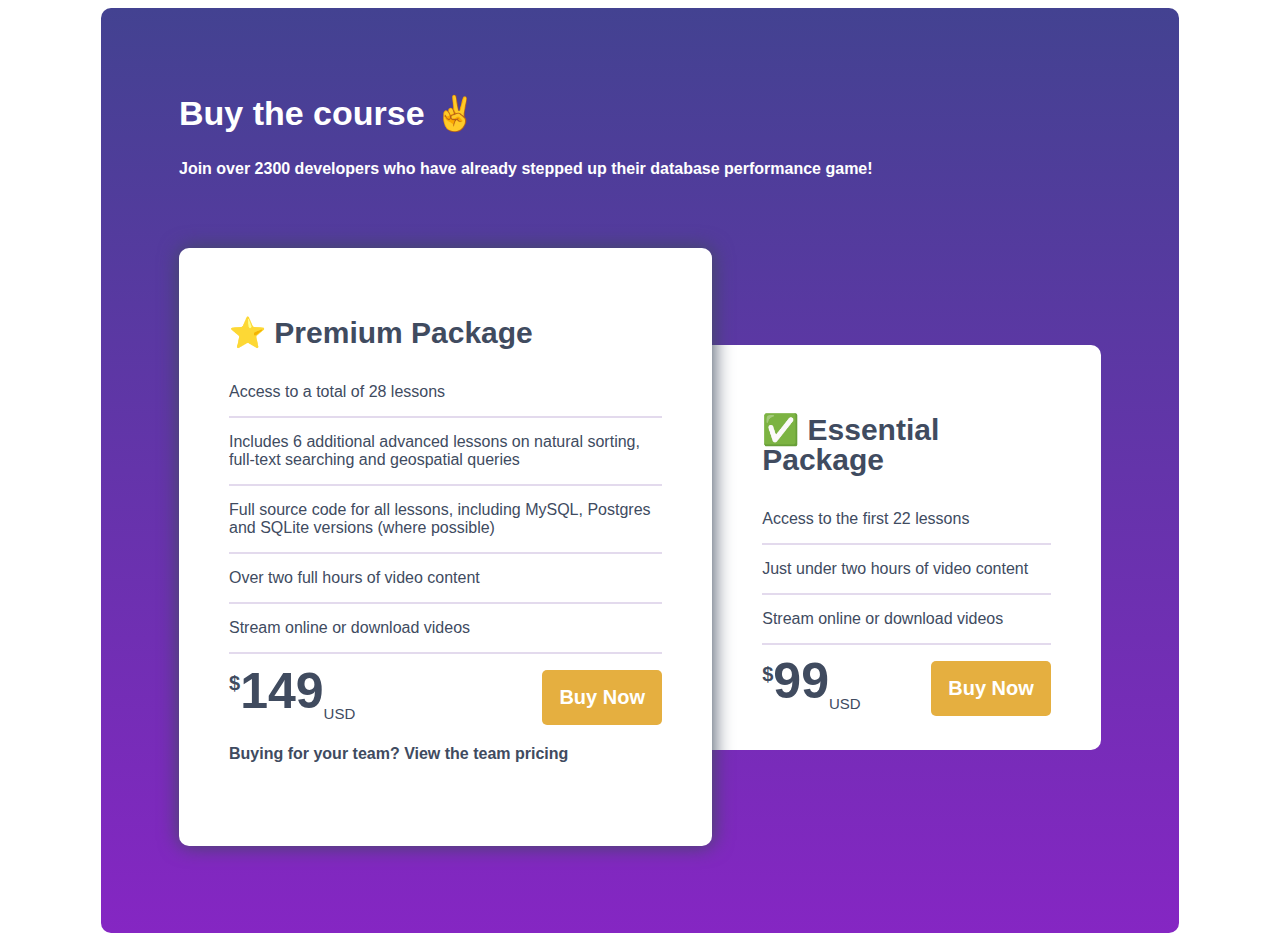
<file: index.html>
<!DOCTYPE html>
<html lang="en">
<head>
    <meta charset="UTF-8">
    <meta http-equiv="X-UA-Compatible" content="IE=edge">
    <meta name="viewport" content="width=device-width, initial-scale=1.0">
    <title>Course Offer</title>
    <link rel="stylesheet" href="css/main.css">
    <link rel="stylesheet" href="icon/style.css">
</head>
<body>
        <div class="container">

                
            <div class="head">

                <h1 class="icon-point-right">
                    Buy the course
                </h1>

                <p>
                    
                    Join over 2300 developers who have already
                    stepped up their database performance game!

                </p>

            </div>

            <div class="body">


                <div class="pre">

                    <h1 class="icon-star-full">
                            Premium Package
                    </h1>

                    <ol>

                        <li>
                            Access to a total of 28 lessons
                        </li>
                        <li>
                            Includes 6 additional advanced lessons on natural sorting,
                            full-text searching and geospatial queries 
                        </li>
                        <li>
                            Full source code for all lessons, including MySQL,
                            Postgres and SQLite versions (where possible) 
                        </li>
                        <li>
                            Over two full hours of video content 
                        </li>
                        <li>
                            Stream online or download videos 
                        </li>

                    </ol>

                    <div class="foot">

                        <span class="price">149</span>

                        <button>Buy Now</button>
        

                    </div>
                    
                    <p>Buying for your team? View the team pricing</p>

                </div>

                <div class="ess">

                    <h1 class="icon-checkmark">
                        Essential Package
                </h1>

                <ol>

                    <li>
                        Access to the first 22 lessons
                    </li>
                    <li>
                        Just under two hours of video content 
                    </li>
                    <li>
                        Stream online or download videos  
                    </li>

                </ol>

                <div class="foot">

                        <span class="price">99</span>

                        <button>Buy Now</button>
        

                    </div>

                </div>
            </div>
            



        </div>
</body>
</html>
</file>
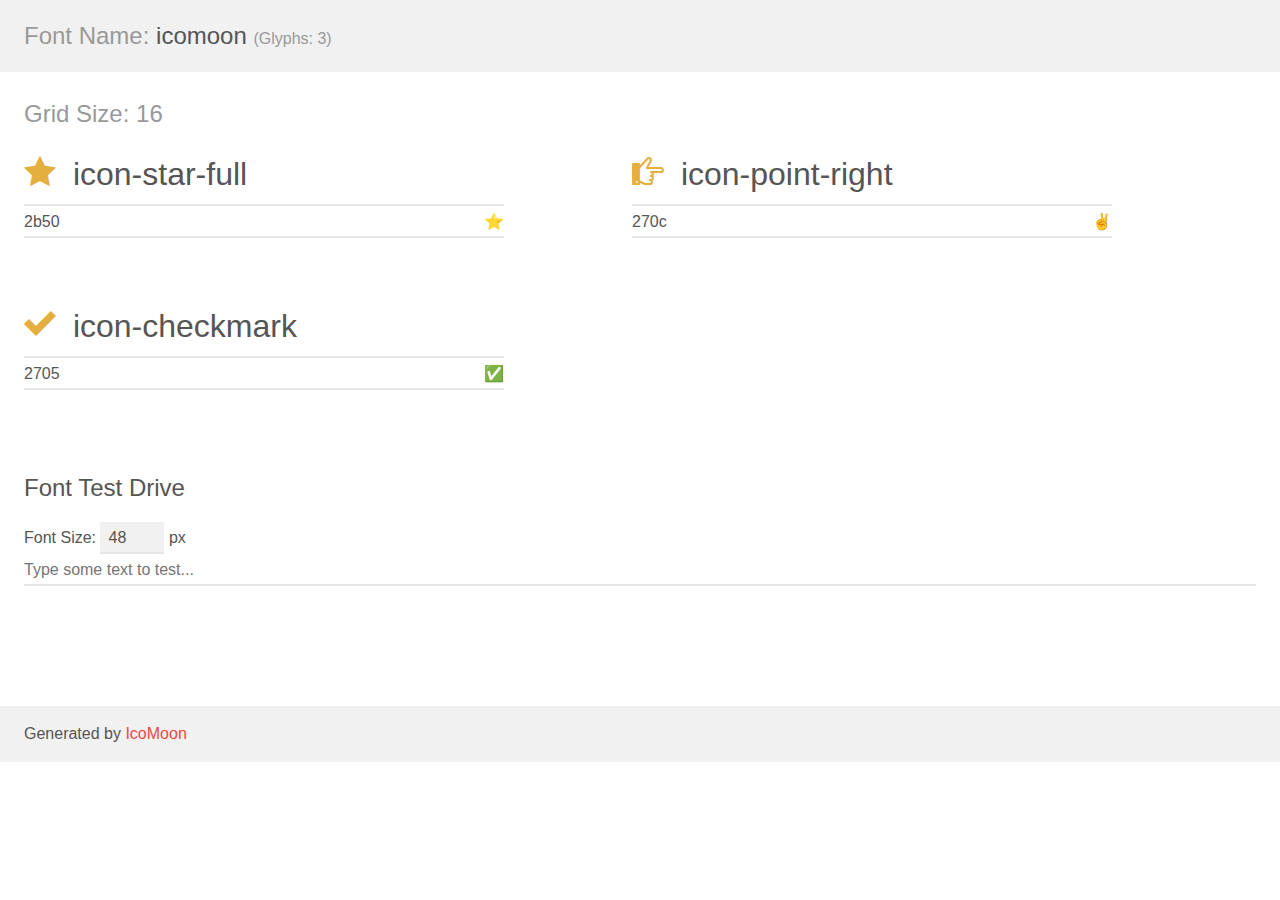
<file: icon/demo.html>
<!doctype html>
<html>
<head>
    <meta charset="utf-8">
    <title>IcoMoon Demo</title>
    <meta name="description" content="An Icon Font Generated By IcoMoon.io">
    <meta name="viewport" content="width=device-width, initial-scale=1">
    <link rel="stylesheet" href="demo-files/demo.css">
    <link rel="stylesheet" href="style.css"></head>
<body>
    <div class="bgc1 clearfix">
        <h1 class="mhmm mvm"><span class="fgc1">Font Name:</span> icomoon <small class="fgc1">(Glyphs:&nbsp;3)</small></h1>
    </div>
    <div class="clearfix mhl ptl">
        <h1 class="mvm mtn fgc1">Grid Size: 16</h1>
        <div class="glyph fs1">
            <div class="clearfix bshadow0 pbs">
                <span class="icon-star-full"></span>
                <span class="mls"> icon-star-full</span>
            </div>
            <fieldset class="fs0 size1of1 clearfix hidden-false">
                <input type="text" readonly value="2b50" class="unit size1of2" />
                <input type="text" maxlength="1" readonly value="&#x2b50;" class="unitRight size1of2 talign-right" />
            </fieldset>
            <div class="fs0 bshadow0 clearfix hidden-true">
                <span class="unit pvs fgc1">liga: </span>
                <input type="text" readonly value="star-full, rate3" class="liga unitRight" />
            </div>
        </div>
        <div class="glyph fs1">
            <div class="clearfix bshadow0 pbs">
                <span class="icon-point-right"></span>
                <span class="mls"> icon-point-right</span>
            </div>
            <fieldset class="fs0 size1of1 clearfix hidden-false">
                <input type="text" readonly value="270c" class="unit size1of2" />
                <input type="text" maxlength="1" readonly value="&#x270c;" class="unitRight size1of2 talign-right" />
            </fieldset>
            <div class="fs0 bshadow0 clearfix hidden-true">
                <span class="unit pvs fgc1">liga: </span>
                <input type="text" readonly value="point-right, finger2" class="liga unitRight" />
            </div>
        </div>
        <div class="glyph fs1">
            <div class="clearfix bshadow0 pbs">
                <span class="icon-checkmark"></span>
                <span class="mls"> icon-checkmark</span>
            </div>
            <fieldset class="fs0 size1of1 clearfix hidden-false">
                <input type="text" readonly value="2705" class="unit size1of2" />
                <input type="text" maxlength="1" readonly value="&#x2705;" class="unitRight size1of2 talign-right" />
            </fieldset>
            <div class="fs0 bshadow0 clearfix hidden-true">
                <span class="unit pvs fgc1">liga: </span>
                <input type="text" readonly value="checkmark, tick" class="liga unitRight" />
            </div>
        </div>
    </div>

    <!--[if gt IE 8]><!-->
    <div class="mhl clearfix mbl">
        <h1>Font Test Drive</h1>
        <label>
            Font Size: <input id="fontSize" type="number" class="textbox0 mbm"
            min="8" value="48" />
            px
        </label>
        <input id="testText" type="text" class="phl size1of1 mvl"
        placeholder="Type some text to test..." value=""/>
        <div id="testDrive" class="icon-" style="font-family: icomoon">&nbsp;
        </div>
    </div>
    <!--<![endif]-->
    <div class="bgc1 clearfix">
        <p class="mhl">Generated by <a href="https://icomoon.io/app">IcoMoon</a></p>
    </div>

    <script src="demo-files/demo.js"></script>
</body>
</html>
</file>
<file: css/main.css>
*{

    font-family: 'Segoe UI', Tahoma, Geneva, Verdana, sans-serif !important;
    list-style-type: none;
    border: none;
}

.container{
    width: 922px;
    height: 782px;
    background-image: linear-gradient(
        #434291,
        #8526c3

    );
    margin: auto;
    padding: 65px 78px 78px 78px;
    display: flex;
    flex-direction: column;
    color: white;
    border-radius:10px ;
    -webkit-border-radius:10px ;
    -moz-border-radius:10px ;
    -ms-border-radius:10px ;
    -o-border-radius:10px ;
}

.head{
    height: 78px;
    margin-bottom:147px;
    width: 766px;
   
}

.head p{
    margin-top: 30px;
    font-size: 16px;
    font-weight: 600;
}

.body{
    height: 498px;
    display: flex;
    align-items: center;
}

.pre, .ess{
    color: #404B5F !important;
    background-color: white;
    border-radius: 10px;
    -webkit-border-radius: 10px;
    -moz-border-radius: 10px;
    -ms-border-radius: 10px;
    -o-border-radius: 10px;
    padding: 50px;
}

.pre{
    width: 60%;
    height: 100%;
    box-shadow: #404b5f 0.5px 0 20px 0px;
    z-index: 2; 
}

.ess{
    width: 40%;
    height: 305px;
    border-radius: 0 10px 10px 0;
    -webkit-border-radius: 0 10px 10px 0;
    -moz-border-radius: 0 10px 10px 0;
    -ms-border-radius: 0 10px 10px 0;
    -o-border-radius: 0 10px 10px 0;
}

h1{
    font-size: 30px;
    font-weight: 600 !important;
    position: relative;
}
.head h1{
    font-size: 34px;
}

ol{
    padding: 0;
    font-size: 16px; 
}

li{
    border-bottom: solid 2px #6633992e;
    padding: 15px 0;  
}

.foot{
    display: flex;
    justify-content: space-between;
    align-items: center;
}

button{
    background-color: #E5AF40;
    color: white;
    font-size: 20px;
    padding: 5px;
    border-radius: 5px;
    -webkit-border-radius: 5px;
    -moz-border-radius: 5px;
    -ms-border-radius: 5px;
    -o-border-radius: 5px;
    font-weight: 600;
    width: 120px ;
    height: 55px; 
}

.pre p{
    font-size: 16px;
    font-weight: 600;
    margin-top: 20px;
}


.price{
    width: 120px;
    height: 52px;
    font-size: 50px;
    font-weight: bold;
    margin-top: -20px;
    
}

.price::before{
    content: '$';
    vertical-align: super;
    font-size: 20px;
}

.price::after{
    content: 'USD';
    vertical-align: sub;
    font-size: 15px;
    font-weight: 300;
}
</file>
<file: icon/style.css>
@font-face {
  font-family: 'icomoon';
  src:  url('fonts/icomoon.eot?otlq0k');
  src:  url('fonts/icomoon.eot?otlq0k#iefix') format('embedded-opentype'),
    url('fonts/icomoon.ttf?otlq0k') format('truetype'),
    url('fonts/icomoon.woff?otlq0k') format('woff'),
    url('fonts/icomoon.svg?otlq0k#icomoon') format('svg');
  font-weight: normal;
  font-style: normal;
  font-display: block;
}

[class^="icon-"], [class*=" icon-"] {
  /* use !important to prevent issues with browser extensions that change fonts */
  font-family: 'icomoon' ;
  speak: never;
  font-style: normal;
  font-weight: normal;
  font-variant: normal;
  text-transform: none;
  line-height: 1;
  

  /* Better Font Rendering =========== */
  -webkit-font-smoothing: antialiased;
  -moz-osx-font-smoothing: grayscale;
}

.icon-star-full:before {
  color: #E5AF40;
  content: "\2b50";
}
.icon-point-right:after {
  color: #E5AF40;
  content: "\270c";
}
.icon-checkmark:before {
  color: #E5AF40;
  content: "\2705";
}
</file>
<file: icon/demo-files/demo.css>
body {
  padding: 0;
  margin: 0;
  font-family: sans-serif;
  font-size: 1em;
  line-height: 1.5;
  color: #555;
  background: #fff;
}
h1 {
  font-size: 1.5em;
  font-weight: normal;
}
small {
  font-size: .66666667em;
}
a {
  color: #e74c3c;
  text-decoration: none;
}
a:hover, a:focus {
  box-shadow: 0 1px #e74c3c;
}
.bshadow0, input {
  box-shadow: inset 0 -2px #e7e7e7;
}
input:hover {
  box-shadow: inset 0 -2px #ccc;
}
input, fieldset {
  font-family: sans-serif;
  font-size: 1em;
  margin: 0;
  padding: 0;
  border: 0;
}
input {
  color: inherit;
  line-height: 1.5;
  height: 1.5em;
  padding: .25em 0;
}
input:focus {
  outline: none;
  box-shadow: inset 0 -2px #449fdb;
}
.glyph {
  font-size: 16px;
  width: 15em;
  padding-bottom: 1em;
  margin-right: 4em;
  margin-bottom: 1em;
  float: left;
  overflow: hidden;
}
.liga {
  width: 80%;
  width: calc(100% - 2.5em);
}
.talign-right {
  text-align: right;
}
.talign-center {
  text-align: center;
}
.bgc1 {
  background: #f1f1f1;
}
.fgc1 {
  color: #999;
}
.fgc0 {
  color: #000;
}
p {
  margin-top: 1em;
  margin-bottom: 1em;
}
.mvm {
  margin-top: .75em;
  margin-bottom: .75em;
}
.mtn {
  margin-top: 0;
}
.mtl, .mal {
  margin-top: 1.5em;
}
.mbl, .mal {
  margin-bottom: 1.5em;
}
.mal, .mhl {
  margin-left: 1.5em;
  margin-right: 1.5em;
}
.mhmm {
  margin-left: 1em;
  margin-right: 1em;
}
.mls {
  margin-left: .25em;
}
.ptl {
  padding-top: 1.5em;
}
.pbs, .pvs {
  padding-bottom: .25em;
}
.pvs, .pts {
  padding-top: .25em;
}
.unit {
  float: left;
}
.unitRight {
  float: right;
}
.size1of2 {
  width: 50%;
}
.size1of1 {
  width: 100%;
}
.clearfix:before, .clearfix:after {
  content: " ";
  display: table;
}
.clearfix:after {
  clear: both;
}
.hidden-true {
  display: none;
}
.textbox0 {
  width: 3em;
  background: #f1f1f1;
  padding: .25em .5em;
  line-height: 1.5;
  height: 1.5em;
}
#testDrive {
  display: block;
  padding-top: 24px;
  line-height: 1.5;
}
.fs0 {
  font-size: 16px;
}
.fs1 {
  font-size: 32px;
}
</file>
